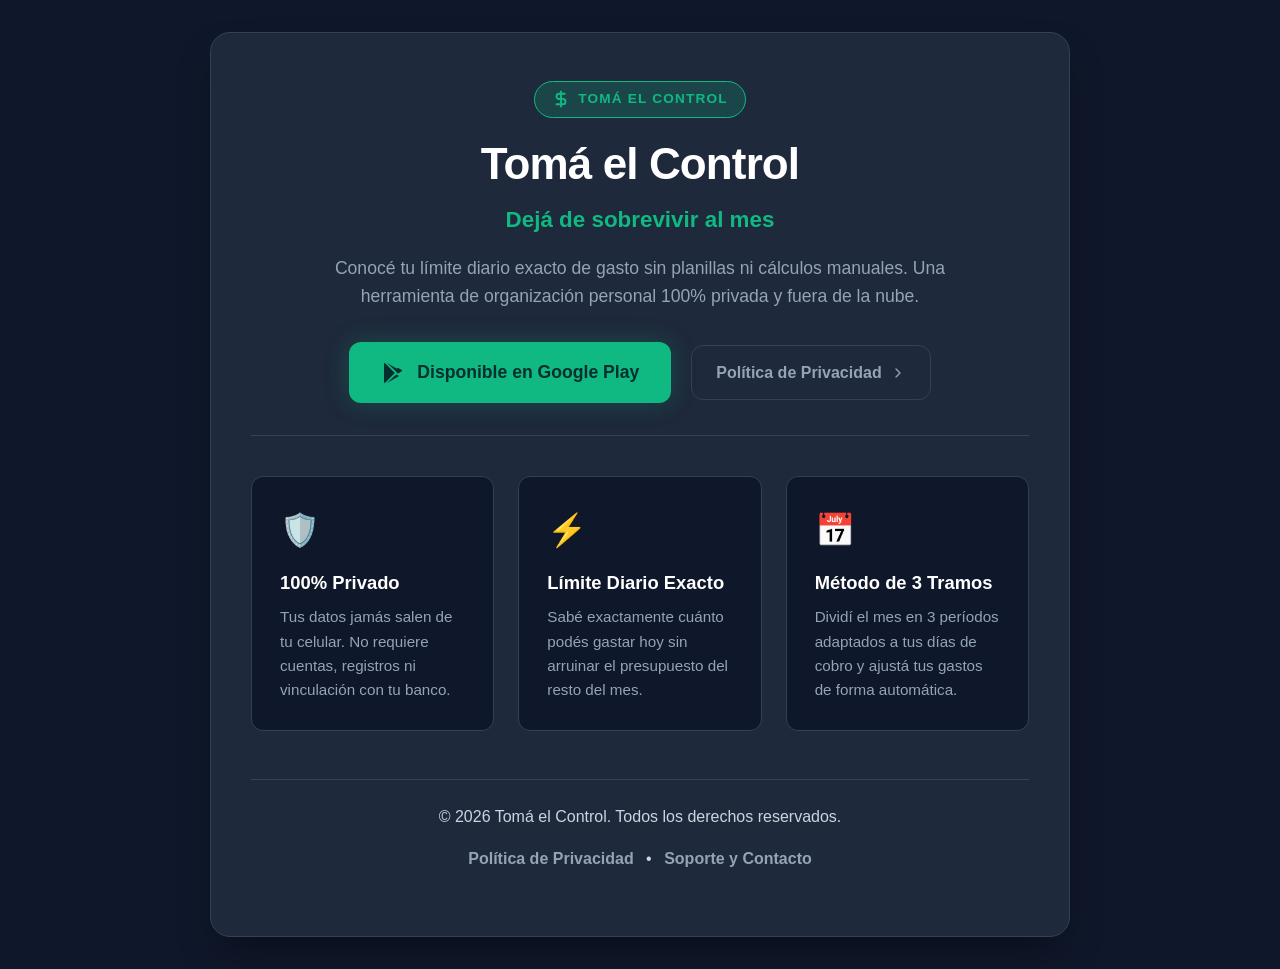
<file: index.html>
<!DOCTYPE html>
<html lang="es">
<head>
  <meta charset="UTF-8" />
  <meta name="viewport" content="width=device-width, initial-scale=1.0" />
  <title>Tomá el Control - Dejá de sobrevivir al mes</title>
  <meta name="description" content="Tomá el Control: La app de finanzas personales offline y libre de estrés. Controlá tu presupuesto diario sin planillas complejas." />
  <link rel="stylesheet" href="styles.css" />
</head>
<body>

  <main class="container">
    <header class="header">
      <div class="logo-badge">
        <svg width="18" height="18" viewBox="0 0 24 24" fill="none" stroke="currentColor" stroke-width="2.5" stroke-linecap="round" stroke-linejoin="round">
          <path d="M12 2v20M17 5H9.5a3.5 3.5 0 0 0 0 7h5a3.5 3.5 0 0 1 0 7H6"></path>
        </svg>
        <span>Tomá el Control</span>
      </div>
      <h1>Tomá el Control</h1>
      <p class="tagline">Dejá de sobrevivir al mes</p>
      <p class="subtitle">
        Conocé tu límite diario exacto de gasto sin planillas ni cálculos manuales. 
        Una herramienta de organización personal 100% privada y fuera de la nube.
      </p>

      <div class="cta-group">
        <a href="#" class="btn-primary" title="Próximamente en Google Play">
          <svg width="24" height="24" viewBox="0 0 24 24" fill="currentColor">
            <path d="M3.609 1.814L13.792 12 3.61 22.186a2.372 2.372 0 0 1-.61-1.616V3.43c0-.629.227-1.206.609-1.616zm11.602 8.767l2.845-1.642-12.06-6.963 9.215 8.605zm0 2.838l-9.215 8.605 12.06-6.963-2.845-1.642zm1.614-.933l3.633-2.098c.725-.419.725-1.101 0-1.52l-3.633-2.098-2.634 2.858 2.634 2.858z"/>
          </svg>
          <span>Disponible en Google Play</span>
        </a>

        <a href="privacidad.html" class="btn-secondary">
          <span>Política de Privacidad</span>
          <svg width="16" height="16" viewBox="0 0 24 24" fill="none" stroke="currentColor" stroke-width="2" stroke-linecap="round" stroke-linejoin="round">
            <polyline points="9 18 15 12 9 6"></polyline>
          </svg>
        </a>
      </div>
    </header>

    <section class="features-grid">
      <article class="feature-card">
        <span class="feature-icon">🛡️</span>
        <h3>100% Privado</h3>
        <p>Tus datos jamás salen de tu celular. No requiere cuentas, registros ni vinculación con tu banco.</p>
      </article>

      <article class="feature-card">
        <span class="feature-icon">⚡</span>
        <h3>Límite Diario Exacto</h3>
        <p>Sabé exactamente cuánto podés gastar hoy sin arruinar el presupuesto del resto del mes.</p>
      </article>

      <article class="feature-card">
        <span class="feature-icon">📅</span>
        <h3>Método de 3 Tramos</h3>
        <p>Dividí el mes en 3 períodos adaptados a tus días de cobro y ajustá tus gastos de forma automática.</p>
      </article>
    </section>

    <footer>
      <p>&copy; 2026 Tomá el Control. Todos los derechos reservados.</p>
      <p style="margin-top: 0.5rem;">
        <a href="privacidad.html">Política de Privacidad</a> &bull; 
        <a href="mailto:natalia.barragannb@gmail.com">Soporte y Contacto</a>
      </p>
    </footer>
  </main>

</body>
</html>
</file>
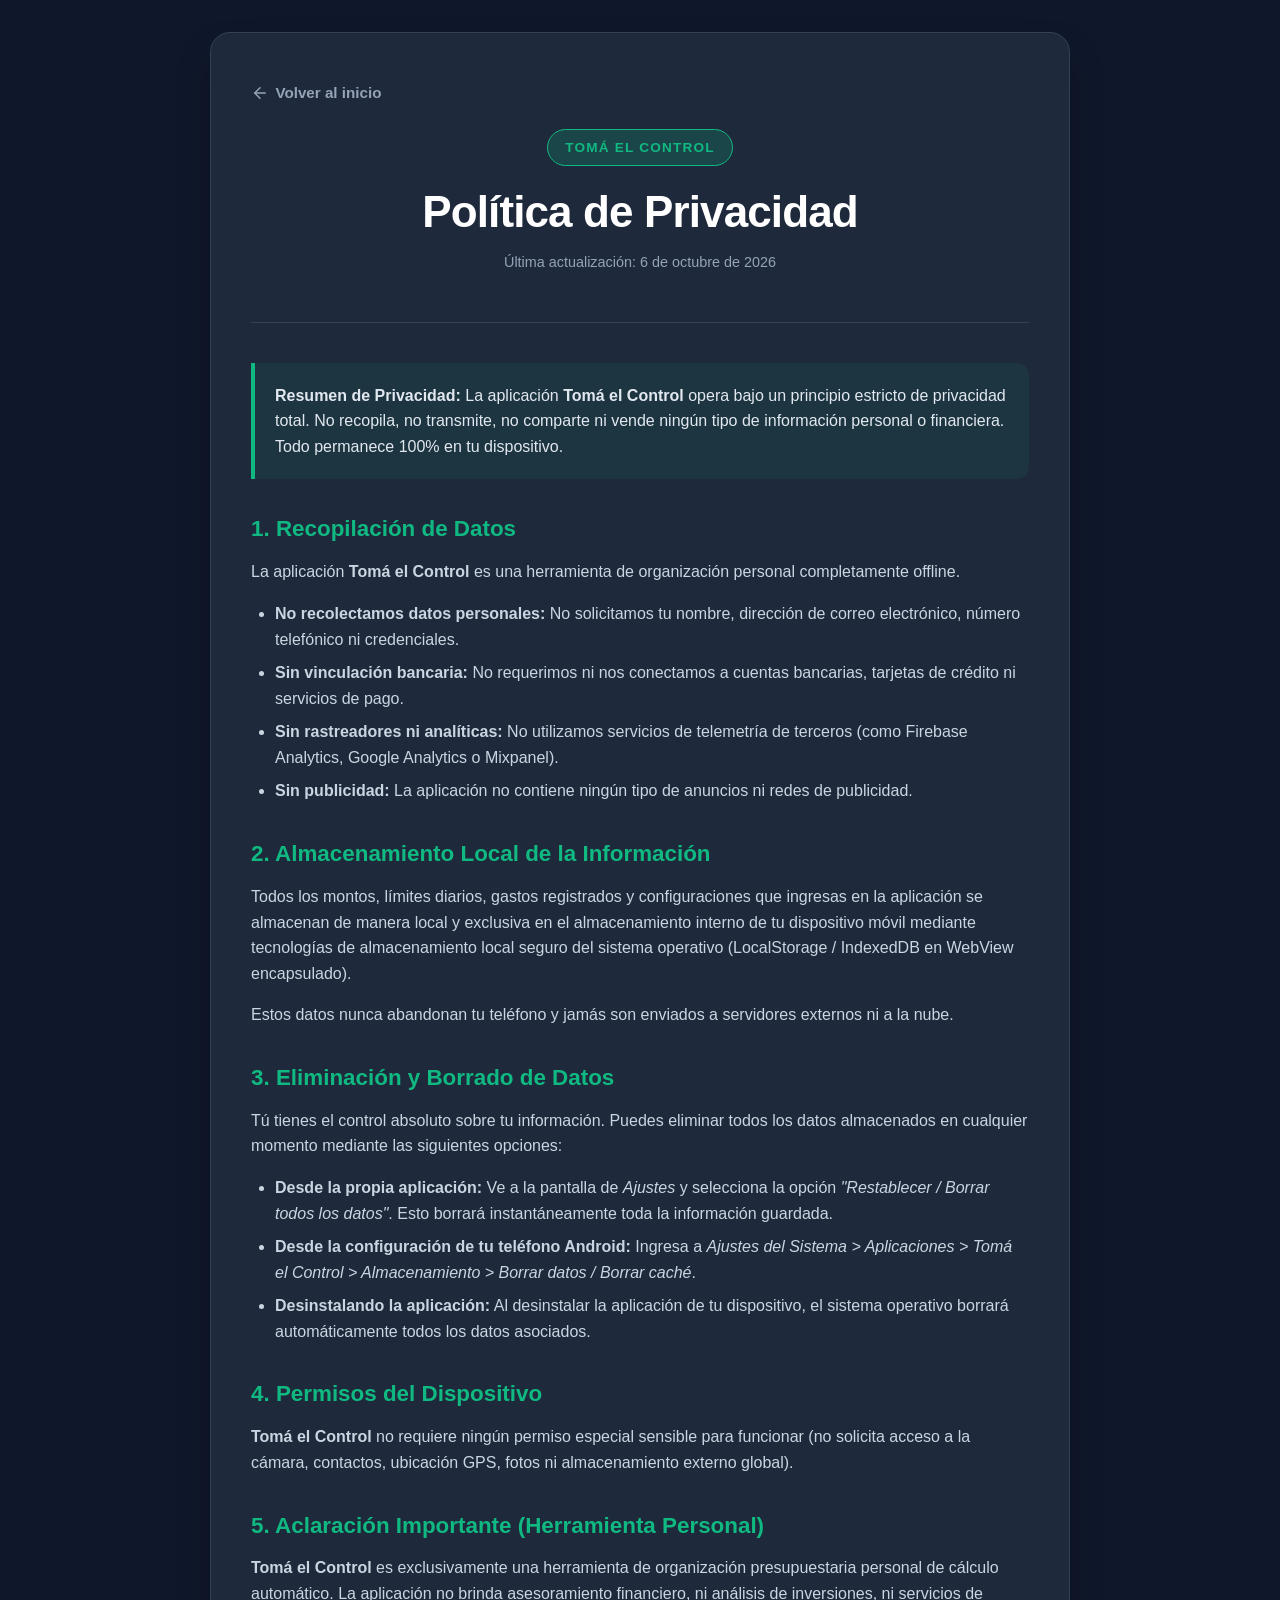
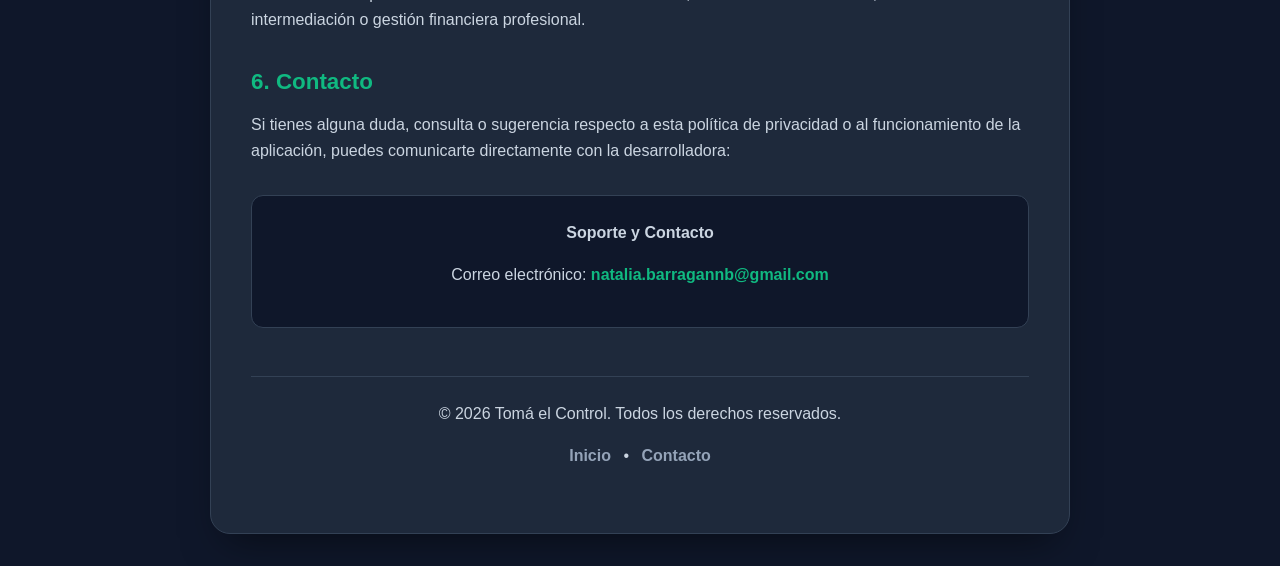
<file: privacidad.html>
<!DOCTYPE html>
<html lang="es">
<head>
  <meta charset="UTF-8" />
  <meta name="viewport" content="width=device-width, initial-scale=1.0" />
  <title>Política de Privacidad - Tomá el Control</title>
  <meta name="description" content="Política de Privacidad de Tomá el Control. Aplicación de finanzas 100% privada, offline y sin recopilación de datos." />
  <link rel="stylesheet" href="styles.css" />
</head>
<body>

  <main class="container">
    <a href="index.html" class="nav-back">
      <svg width="18" height="18" viewBox="0 0 24 24" fill="none" stroke="currentColor" stroke-width="2" stroke-linecap="round" stroke-linejoin="round">
        <line x1="19" y1="12" x2="5" y2="12"></line>
        <polyline points="12 19 5 12 12 5"></polyline>
      </svg>
      <span>Volver al inicio</span>
    </a>

    <header class="header">
      <span class="logo-badge">Tomá el Control</span>
      <h1>Política de Privacidad</h1>
      <p class="update-date">Última actualización: 6 de octubre de 2026</p>
    </header>

    <div class="highlight-box">
      <p><strong>Resumen de Privacidad:</strong> La aplicación <strong>Tomá el Control</strong> opera bajo un principio estricto de privacidad total. No recopila, no transmite, no comparte ni vende ningún tipo de información personal o financiera. Todo permanece 100% en tu dispositivo.</p>
    </div>

    <h2>1. Recopilación de Datos</h2>
    <p>La aplicación <strong>Tomá el Control</strong> es una herramienta de organización personal completamente offline.</p>
    <ul>
      <li><strong>No recolectamos datos personales:</strong> No solicitamos tu nombre, dirección de correo electrónico, número telefónico ni credenciales.</li>
      <li><strong>Sin vinculación bancaria:</strong> No requerimos ni nos conectamos a cuentas bancarias, tarjetas de crédito ni servicios de pago.</li>
      <li><strong>Sin rastreadores ni analíticas:</strong> No utilizamos servicios de telemetría de terceros (como Firebase Analytics, Google Analytics o Mixpanel).</li>
      <li><strong>Sin publicidad:</strong> La aplicación no contiene ningún tipo de anuncios ni redes de publicidad.</li>
    </ul>

    <h2>2. Almacenamiento Local de la Información</h2>
    <p>Todos los montos, límites diarios, gastos registrados y configuraciones que ingresas en la aplicación se almacenan de manera local y exclusiva en el almacenamiento interno de tu dispositivo móvil mediante tecnologías de almacenamiento local seguro del sistema operativo (LocalStorage / IndexedDB en WebView encapsulado).</p>
    <p>Estos datos nunca abandonan tu teléfono y jamás son enviados a servidores externos ni a la nube.</p>

    <h2>3. Eliminación y Borrado de Datos</h2>
    <p>Tú tienes el control absoluto sobre tu información. Puedes eliminar todos los datos almacenados en cualquier momento mediante las siguientes opciones:</p>
    <ul>
      <li><strong>Desde la propia aplicación:</strong> Ve a la pantalla de <em>Ajustes</em> y selecciona la opción <em>"Restablecer / Borrar todos los datos"</em>. Esto borrará instantáneamente toda la información guardada.</li>
      <li><strong>Desde la configuración de tu teléfono Android:</strong> Ingresa a <em>Ajustes del Sistema &gt; Aplicaciones &gt; Tomá el Control &gt; Almacenamiento &gt; Borrar datos / Borrar caché</em>.</li>
      <li><strong>Desinstalando la aplicación:</strong> Al desinstalar la aplicación de tu dispositivo, el sistema operativo borrará automáticamente todos los datos asociados.</li>
    </ul>

    <h2>4. Permisos del Dispositivo</h2>
    <p><strong>Tomá el Control</strong> no requiere ningún permiso especial sensible para funcionar (no solicita acceso a la cámara, contactos, ubicación GPS, fotos ni almacenamiento externo global).</p>

    <h2>5. Aclaración Importante (Herramienta Personal)</h2>
    <p><strong>Tomá el Control</strong> es exclusivamente una herramienta de organización presupuestaria personal de cálculo automático. La aplicación no brinda asesoramiento financiero, ni análisis de inversiones, ni servicios de intermediación o gestión financiera profesional.</p>

    <h2>6. Contacto</h2>
    <p>Si tienes alguna duda, consulta o sugerencia respecto a esta política de privacidad o al funcionamiento de la aplicación, puedes comunicarte directamente con la desarrolladora:</p>

    <div class="contact-card">
      <p><strong>Soporte y Contacto</strong></p>
      <p style="margin-top: 0.5rem;">Correo electrónico: <a href="mailto:natalia.barragannb@gmail.com">natalia.barragannb@gmail.com</a></p>
    </div>

    <footer>
      <p>&copy; 2026 Tomá el Control. Todos los derechos reservados.</p>
      <p style="margin-top: 0.5rem;">
        <a href="index.html">Inicio</a> &bull; 
        <a href="mailto:natalia.barragannb@gmail.com">Contacto</a>
      </p>
    </footer>
  </main>

</body>
</html>
</file>
<file: styles.css>
:root {
  --bg: #0f172a;
  --card-bg: #1e293b;
  --card-hover: #26334d;
  --text: #f8fafc;
  --text-muted: #94a3b8;
  --accent: #10b981;
  --accent-hover: #059669;
  --accent-glow: rgba(16, 185, 129, 0.2);
  --accent-glow-strong: rgba(16, 185, 129, 0.4);
  --border: #334155;
  --shadow-lg: 0 20px 40px -15px rgba(0, 0, 0, 0.5);
  --shadow-glow: 0 0 25px rgba(16, 185, 129, 0.25);
  --radius-lg: 20px;
  --radius-md: 12px;
  --radius-full: 9999px;
  --transition: all 0.25s cubic-bezier(0.4, 0, 0.2, 1);
}

* {
  box-sizing: border-box;
  margin: 0;
  padding: 0;
}

body {
  font-family: -apple-system, BlinkMacSystemFont, "Segoe UI", Roboto, Helvetica, Arial, sans-serif;
  background-color: var(--bg);
  color: var(--text);
  line-height: 1.6;
  min-height: 100vh;
  display: flex;
  flex-direction: column;
  justify-content: space-between;
  padding: 2rem 1rem;
  overflow-x: hidden;
}

/* Container */
.container {
  max-width: 860px;
  width: 100%;
  margin: 0 auto;
  background: var(--card-bg);
  border: 1px solid var(--border);
  border-radius: var(--radius-lg);
  padding: 3rem 2.5rem;
  box-shadow: var(--shadow-lg);
  position: relative;
}

/* Header & Badges */
.header {
  text-align: center;
  margin-bottom: 2.5rem;
  padding-bottom: 2rem;
  border-bottom: 1px solid var(--border);
}

.logo-badge {
  display: inline-flex;
  align-items: center;
  gap: 0.5rem;
  background: var(--accent-glow);
  color: var(--accent);
  font-weight: 700;
  font-size: 0.85rem;
  padding: 0.4rem 1.1rem;
  border-radius: var(--radius-full);
  border: 1px solid var(--accent);
  margin-bottom: 1.25rem;
  text-transform: uppercase;
  letter-spacing: 1.2px;
}

h1 {
  font-size: 2.75rem;
  font-weight: 800;
  color: #ffffff;
  margin-bottom: 0.75rem;
  letter-spacing: -0.02em;
  line-height: 1.2;
}

.tagline {
  font-size: 1.4rem;
  color: var(--accent);
  font-weight: 600;
  margin-bottom: 1rem;
}

.subtitle {
  color: var(--text-muted);
  font-size: 1.1rem;
  max-width: 620px;
  margin: 0 auto 2rem auto;
}

.update-date {
  color: var(--text-muted);
  font-size: 0.9rem;
}

/* Call to Action Buttons */
.cta-group {
  display: flex;
  flex-wrap: wrap;
  justify-content: center;
  align-items: center;
  gap: 1.25rem;
  margin-top: 1.5rem;
}

.btn-primary {
  display: inline-flex;
  align-items: center;
  justify-content: center;
  gap: 0.75rem;
  background-color: var(--accent);
  color: #042f2e;
  font-weight: 700;
  font-size: 1.1rem;
  padding: 1rem 2rem;
  border-radius: var(--radius-md);
  text-decoration: none;
  transition: var(--transition);
  box-shadow: var(--shadow-glow);
  border: none;
  cursor: pointer;
}

.btn-primary:hover {
  background-color: var(--accent-hover);
  color: #ffffff;
  transform: translateY(-2px);
  box-shadow: 0 10px 25px rgba(16, 185, 129, 0.4);
}

.btn-secondary {
  display: inline-flex;
  align-items: center;
  gap: 0.5rem;
  background: transparent;
  color: var(--text-muted);
  font-weight: 600;
  font-size: 1rem;
  padding: 0.85rem 1.5rem;
  border-radius: var(--radius-md);
  border: 1px solid var(--border);
  text-decoration: none;
  transition: var(--transition);
}

.btn-secondary:hover {
  color: var(--text);
  border-color: var(--accent);
  background: var(--accent-glow);
}

/* Features Grid */
.features-grid {
  display: grid;
  grid-template-columns: repeat(auto-fit, minmax(240px, 1fr));
  gap: 1.5rem;
  margin: 2.5rem 0;
}

.feature-card {
  background: #0f172a;
  border: 1px solid var(--border);
  border-radius: var(--radius-md);
  padding: 1.75rem;
  transition: var(--transition);
}

.feature-card:hover {
  border-color: var(--accent);
  transform: translateY(-3px);
  box-shadow: 0 8px 20px rgba(0, 0, 0, 0.4);
}

.feature-icon {
  font-size: 2rem;
  margin-bottom: 0.75rem;
  display: block;
}

.feature-card h3 {
  font-size: 1.15rem;
  color: #ffffff;
  margin-bottom: 0.5rem;
}

.feature-card p {
  font-size: 0.95rem;
  color: var(--text-muted);
  margin-bottom: 0;
}

/* Content Elements */
h2 {
  font-size: 1.4rem;
  color: var(--accent);
  margin-top: 2rem;
  margin-bottom: 0.75rem;
  display: flex;
  align-items: center;
  gap: 0.5rem;
}

p, ul {
  color: #cbd5e1;
  font-size: 1rem;
  margin-bottom: 1rem;
}

ul {
  padding-left: 1.5rem;
}

li {
  margin-bottom: 0.5rem;
}

.highlight-box {
  background: rgba(16, 185, 129, 0.08);
  border-left: 4px solid var(--accent);
  padding: 1.25rem;
  border-radius: 0 var(--radius-md) var(--radius-md) 0;
  margin: 1.5rem 0;
}

.highlight-box p {
  margin-bottom: 0;
  font-weight: 500;
  color: #e2e8f0;
}

.contact-card {
  background: #0f172a;
  border: 1px solid var(--border);
  border-radius: var(--radius-md);
  padding: 1.5rem;
  margin-top: 2rem;
  text-align: center;
}

.nav-back {
  display: inline-flex;
  align-items: center;
  gap: 0.4rem;
  color: var(--text-muted);
  text-decoration: none;
  font-weight: 600;
  font-size: 0.95rem;
  margin-bottom: 1.5rem;
  transition: var(--transition);
}

.nav-back:hover {
  color: var(--accent);
  transform: translateX(-3px);
}

a {
  color: var(--accent);
  text-decoration: none;
  font-weight: 600;
  transition: var(--transition);
}

a:hover {
  text-decoration: underline;
}

/* Footer */
footer {
  text-align: center;
  margin-top: 3rem;
  padding-top: 1.5rem;
  border-top: 1px solid var(--border);
  color: var(--text-muted);
  font-size: 0.88rem;
}

footer a {
  color: var(--text-muted);
  margin: 0 0.5rem;
}

footer a:hover {
  color: var(--accent);
}

/* Responsive */
@media (max-width: 640px) {
  body {
    padding: 1rem 0.5rem;
  }
  .container {
    padding: 1.75rem 1.25rem;
    border-radius: var(--radius-md);
  }
  h1 {
    font-size: 2rem;
  }
  .tagline {
    font-size: 1.2rem;
  }
  .cta-group {
    flex-direction: column;
    width: 100%;
  }
  .btn-primary, .btn-secondary {
    width: 100%;
  }
}
</file>
